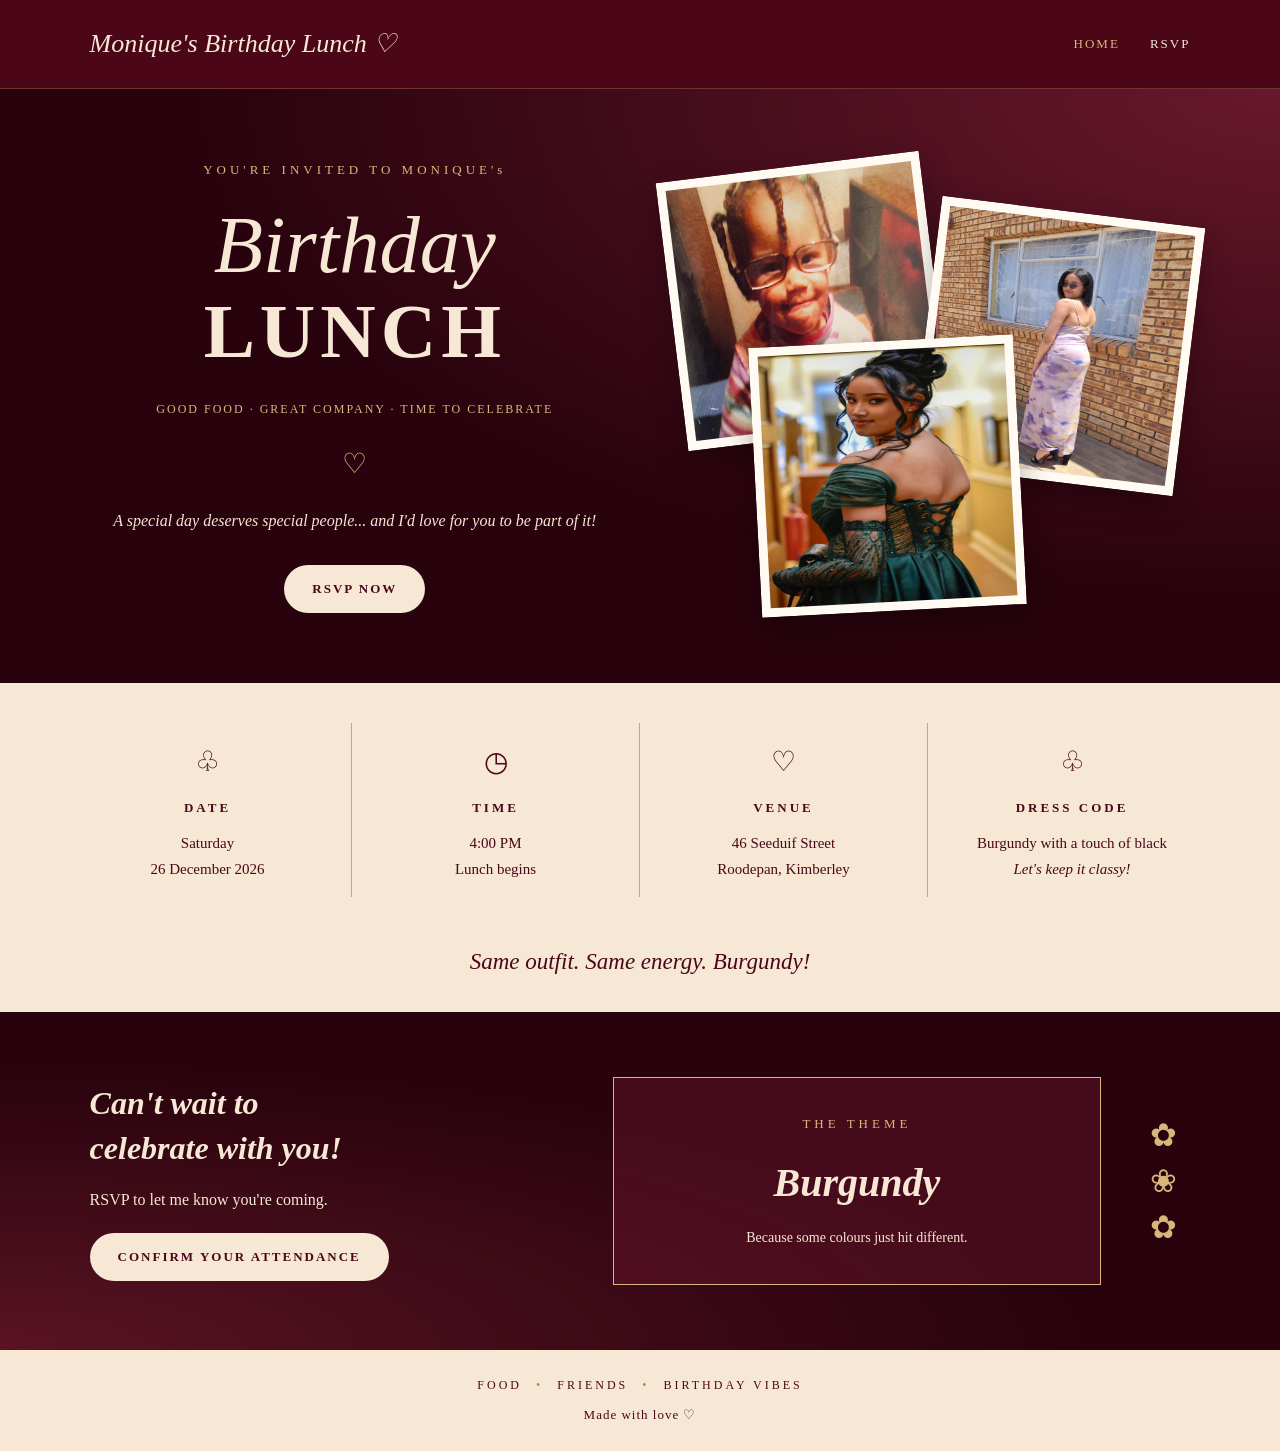
<file: index.html>
<!DOCTYPE html>
<html lang="en">
<head>
    <meta charset="UTF-8">
    <meta name="viewport" content="width=device-width, initial-scale=1.0">
    <title>Birthday Lunch | Home</title>
    <link rel="stylesheet" href="style.css">
</head>
<body>

    <!-- Navigation -->
    <header class="navbar">
        <a href="index.html" class="logo">Monique's Birthday Lunch ♡</a>

        <nav>
            <a href="index.html" class="active">Home</a>
            <a href="rsvp.html">RSVP</a>
        </nav>
    </header>

    <!-- Hero Section -->
    <section class="hero">
        <div class="hero-text">
            <p class="eyebrow">YOU'RE INVITED TO MONIQUE's</p>

            <h1>
                <span>Birthday</span>
                LUNCH
            </h1>

            <p class="tagline">
                GOOD FOOD · GREAT COMPANY · TIME TO CELEBRATE
            </p>

            <div class="gold-line">♡</div>

            <p class="message">
                A special day deserves special people...
                and I'd love for you to be part of it!
            </p>

            <a href="rsvp.html" class="button">RSVP NOW</a>
        </div>

        <!-- Three birthday photos -->
        <div class="photo-gallery">
            <img src="./assets/monique 2.jpg"
                 alt="Birthday girl portrait"
                 class="photo photo-one">

            <img src="./assets/moique 3.jpg"
                 alt="Birthday girl celebrating"
                 class="photo photo-two">

            <img src="./assets/monique 1.jpg"
                 alt="Birthday girl smiling"
                 class="photo photo-three">
        </div>
    </section>

    <!-- Birthday Details -->
    <section class="details">
        <div class="detail">
            <span class="detail-icon">♧</span>
            <h3>DATE</h3>
            <p>Saturday<br>26 December 2026</p>
        </div>

        <div class="detail">
            <span class="detail-icon">◷</span>
            <h3>TIME</h3>
            <p>4:00 PM<br>Lunch begins</p>
        </div>

        <div class="detail">
            <span class="detail-icon">♡</span>
            <h3>VENUE</h3>
            <p>46 Seeduif Street<br>Roodepan, Kimberley</p>
        </div>

        <div class="detail">
            <span class="detail-icon">♧</span>
            <h3>DRESS CODE</h3>
            <p>Burgundy with a touch of black<br><em>Let's keep it classy!</em></p>
        </div>
    </section>

    <p class="dress-message">
        Same outfit. Same energy. Burgundy!
    </p>

    <!-- Theme Section -->
    <section class="theme-section">
        <div>
            <h2>Can't wait to<br>celebrate with you!</h2>
            <p>RSVP to let me know you're coming.</p>
            <a href="rsvp.html" class="button cream-button">
                CONFIRM YOUR ATTENDANCE
            </a>
        </div>

        <div class="theme-card">
            <p class="eyebrow">THE THEME</p>
            <h2>Burgundy</h2>
            <p>Because some colours just hit different.</p>
        </div>

        <div class="flowers">✿ ❀ ✿</div>
    </section>

    <!-- Footer -->
    <footer>
        FOOD <span>•</span> FRIENDS <span>•</span> BIRTHDAY VIBES
        <p>Made with love ♡</p>
    </footer>

</body>
</html>
</file>
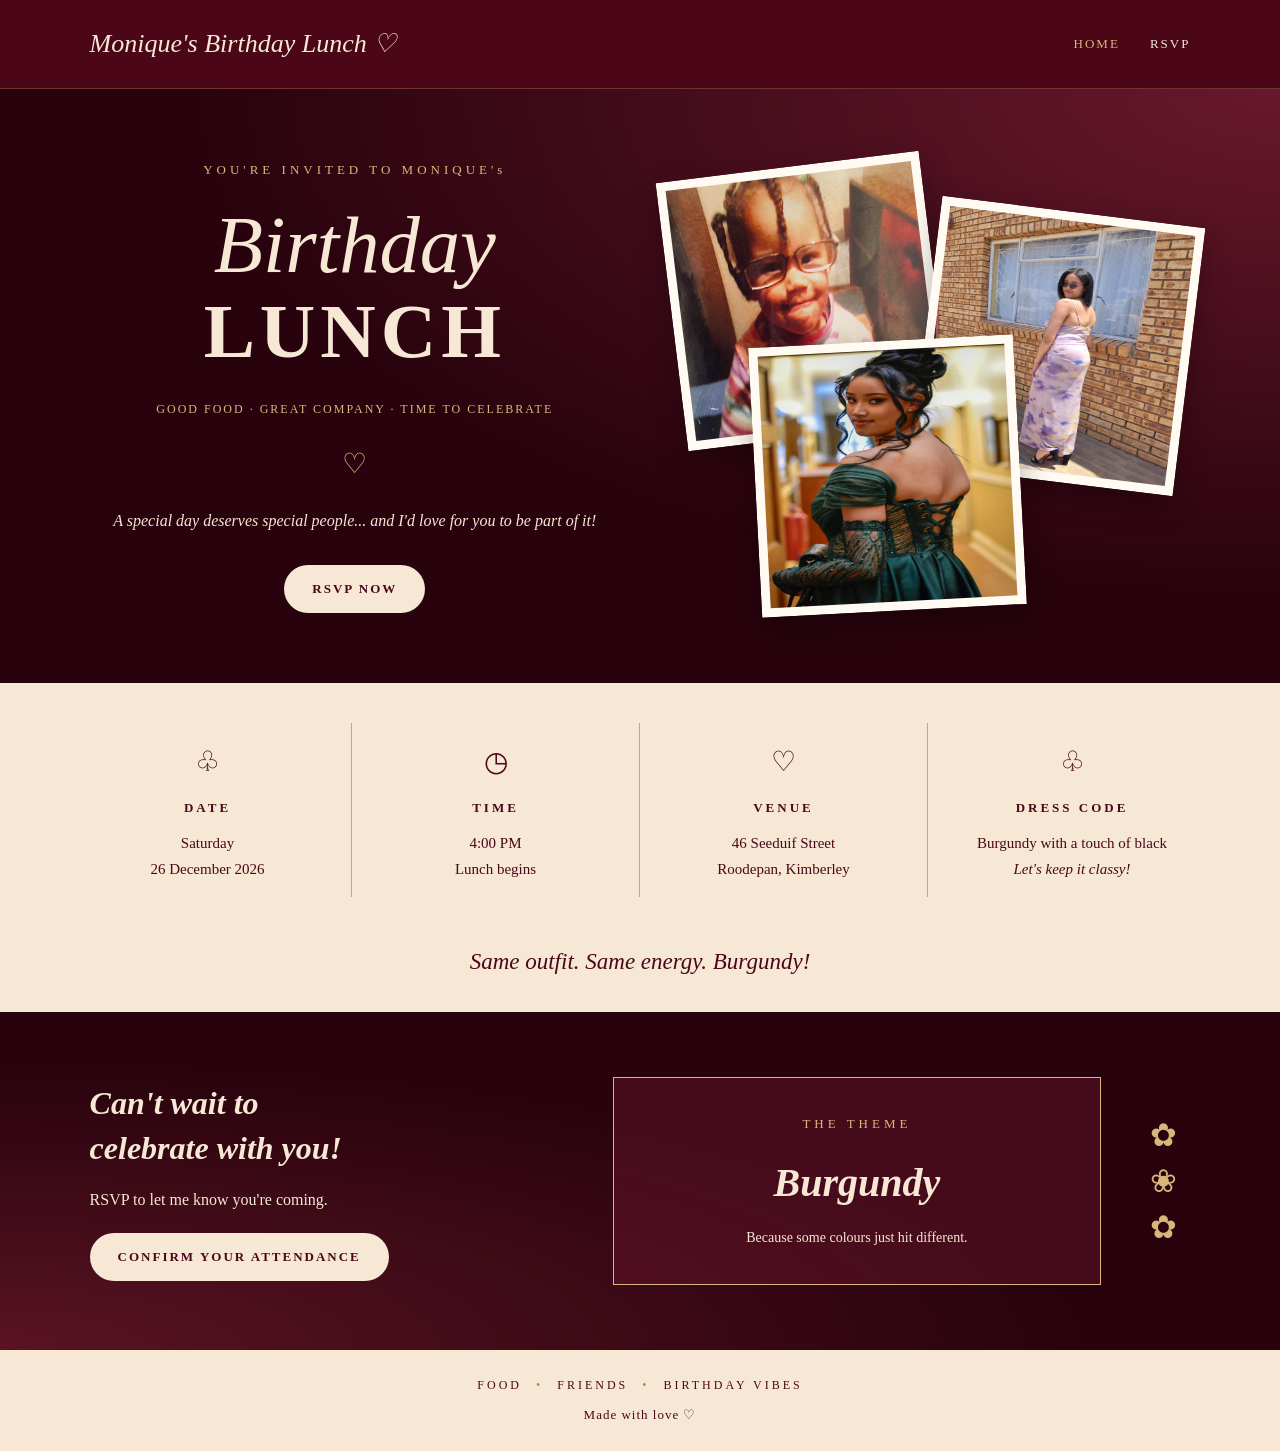
<file: home.html>
<!DOCTYPE html>
<html lang="en">
<head>
    <meta charset="UTF-8">
    <meta name="viewport" content="width=device-width, initial-scale=1.0">
    <title>Birthday Lunch | Home</title>
    <link rel="stylesheet" href="style.css">
</head>
<body>

    <!-- Navigation -->
    <header class="navbar">
        <a href="home.html" class="logo">Monique's Birthday Lunch ♡</a>

        <nav>
            <a href="home.html" class="active">Home</a>
            <a href="rsvp.html">RSVP</a>
        </nav>
    </header>

    <!-- Hero Section -->
    <section class="hero">
        <div class="hero-text">
            <p class="eyebrow">YOU'RE INVITED TO MONIQUE's</p>

            <h1>
                <span>Birthday</span>
                LUNCH
            </h1>

            <p class="tagline">
                GOOD FOOD · GREAT COMPANY · TIME TO CELEBRATE
            </p>

            <div class="gold-line">♡</div>

            <p class="message">
                A special day deserves special people...
                and I'd love for you to be part of it!
            </p>

            <a href="rsvp.html" class="button">RSVP NOW</a>
        </div>

        <!-- Three birthday photos -->
        <div class="photo-gallery">
            <img src="./assets/monique 2.jpg"
                 alt="Birthday girl portrait"
                 class="photo photo-one">

            <img src="./assets/moique 3.jpg"
                 alt="Birthday girl celebrating"
                 class="photo photo-two">

            <img src="./assets/monique 1.jpg"
                 alt="Birthday girl smiling"
                 class="photo photo-three">
        </div>
    </section>

    <!-- Birthday Details -->
    <section class="details">
        <div class="detail">
            <span class="detail-icon">♧</span>
            <h3>DATE</h3>
            <p>Saturday<br>26 December 2026</p>
        </div>

        <div class="detail">
            <span class="detail-icon">◷</span>
            <h3>TIME</h3>
            <p>4:00 PM<br>Lunch begins</p>
        </div>

        <div class="detail">
            <span class="detail-icon">♡</span>
            <h3>VENUE</h3>
            <p>46 Seeduif Street<br>Roodepan, Kimberley</p>
        </div>

        <div class="detail">
            <span class="detail-icon">♧</span>
            <h3>DRESS CODE</h3>
            <p>Burgundy with a touch of black<br><em>Let's keep it classy!</em></p>
        </div>
    </section>

    <p class="dress-message">
        Same outfit. Same energy. Burgundy!
    </p>

    <!-- Theme Section -->
    <section class="theme-section">
        <div>
            <h2>Can't wait to<br>celebrate with you!</h2>
            <p>RSVP to let me know you're coming.</p>
            <a href="rsvp.html" class="button cream-button">
                CONFIRM YOUR ATTENDANCE
            </a>
        </div>

        <div class="theme-card">
            <p class="eyebrow">THE THEME</p>
            <h2>Burgundy</h2>
            <p>Because some colours just hit different.</p>
        </div>

        <div class="flowers">✿ ❀ ✿</div>
    </section>

    <!-- Footer -->
    <footer>
        FOOD <span>•</span> FRIENDS <span>•</span> BIRTHDAY VIBES
        <p>Made with love ♡</p>
    </footer>

</body>
</html>
</file>
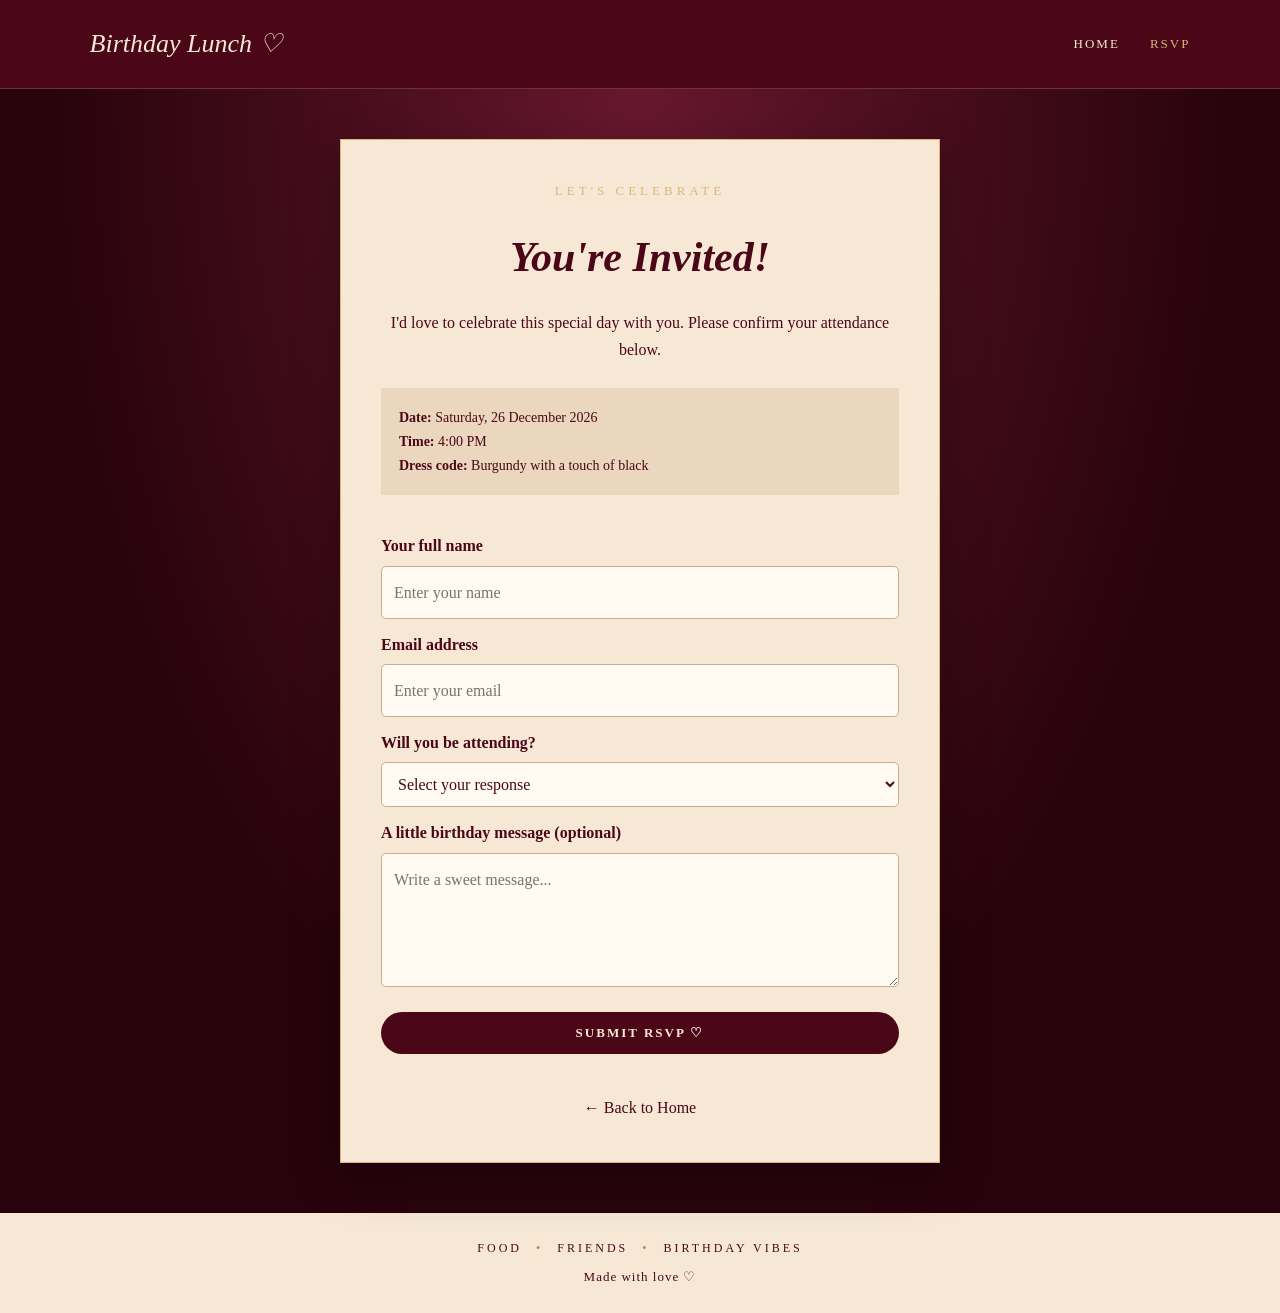
<file: rsvp.html>
<!DOCTYPE html>
<html lang="en">
<head>
    <meta charset="UTF-8">
    <meta name="viewport" content="width=device-width, initial-scale=1.0">
    <title>Birthday Lunch | RSVP</title>
    <link rel="stylesheet" href="style.css">
    <script src="script.js" defer></script>
</head>
<body>

    <header class="navbar">
        <a href="index.html" class="logo">Birthday Lunch ♡</a>

        <nav>
            <a href="index.html">Home</a>
            <a href="rsvp.html" class="active">RSVP</a>
        </nav>
    </header>

    <main class="rsvp-page">
        <section class="rsvp-card">
            <p class="eyebrow">LET'S CELEBRATE</p>

            <h1>You're Invited!</h1>

            <p class="rsvp-intro">
                I'd love to celebrate this special day with you.
                Please confirm your attendance below.
            </p>

            <div class="event-summary">
                <p><strong>Date:</strong> Saturday, 26 December 2026</p>
                <p><strong>Time:</strong> 4:00 PM</p>
                <p><strong>Dress code:</strong> Burgundy with a touch of black</p>
            </div>

           <form
    action="https://formsubmit.co/fostermonique01@gmail.com"
    method="POST"
    id="rsvpForm"
    >
                <label for="guestName">Your full name</label>
                <input
                    type="text"
                    id="guestName"
                    name="guestName"
                    placeholder="Enter your name"
                    required
                >

                <label for="guestEmail">Email address</label>
                <input
                    type="email"
                    id="guestEmail"
                    name="guestEmail"
                    placeholder="Enter your email"
                    required
                >

                <label for="attendance">Will you be attending?</label>
                <select id="attendance" name="attendance" required>
                    <option value="">Select your response</option>
                    <option value="Yes, I'll be there">Yes, I'll be there!</option>
                    <option value="Sorry, I can't attend">
                        Sorry, I can't attend
                    </option>
                </select>

                <label for="message">A little birthday message (optional)</label>
                <textarea
                    id="message"
                    name="message"
                    placeholder="Write a sweet message..."
                    rows="4"
                ></textarea>

                <button type="submit" class="button">
                    SUBMIT RSVP ♡
                </button>

                <p id="responseMessage" aria-live="polite"></p>

            </form>

            <a href="index.html" class="back-link">
                ← Back to Home
            </a>
        </section>
    </main>

    <footer>
        FOOD <span>•</span> FRIENDS <span>•</span> BIRTHDAY VIBES
        <p>Made with love ♡</p>
    </footer>

</body>
</html>
</file>
<file: style.css>
/* GENERAL STYLING */
* {
    margin: 0;
    padding: 0;
    box-sizing: border-box;
}

:root {
    --burgundy: #4b0718;
    --dark-burgundy: #28030d;
    --cream: #f6e8d5;
    --gold: #d9b77a;
    --white: #fffaf2;
}

html {
    scroll-behavior: smooth;
}

body {
    font-family: Georgia, "Times New Roman", serif;
    background-color: var(--dark-burgundy);
    color: var(--cream);
    line-height: 1.7;
}

/* NAVIGATION */
.navbar {
    display: flex;
    justify-content: space-between;
    align-items: center;
    padding: 22px 7%;
    background-color: var(--burgundy);
    border-bottom: 1px solid rgba(217, 183, 122, 0.25);
}

.logo {
    font-size: 26px;
    font-style: italic;
    color: var(--cream);
    text-decoration: none;
}

nav {
    display: flex;
    gap: 30px;
}

nav a {
    text-decoration: none;
    color: var(--cream);
    text-transform: uppercase;
    font-size: 13px;
    letter-spacing: 2px;
}

nav a:hover,
nav a.active {
    color: var(--gold);
}

/* HOME HERO */
.hero {
    display: grid;
    grid-template-columns: 1fr 1fr;
    align-items: center;
    gap: 40px;
    padding: 70px 7%;
    background:
        radial-gradient(ellipse at top right, #68182c, transparent 60%),
        var(--dark-burgundy);
}

.hero-text {
    text-align: center;
}

.eyebrow {
    color: var(--gold);
    letter-spacing: 4px;
    font-size: 13px;
    margin-bottom: 20px;
}

.hero h1 {
    font-size: clamp(45px, 6vw, 82px);
    line-height: 1.1;
    letter-spacing: 5px;
}

.hero h1 span {
    display: block;
    font-style: italic;
    font-weight: normal;
    font-size: 1.05em;
    letter-spacing: 0;
}

.tagline {
    margin-top: 25px;
    font-size: 12px;
    letter-spacing: 2px;
    color: var(--gold);
}

.gold-line {
    color: var(--gold);
    margin: 20px auto;
    font-size: 28px;
}

.message {
    font-style: italic;
    margin: 20px 0 30px;
}

/* BUTTONS */
.button {
    display: inline-block;
    border: none;
    border-radius: 30px;
    padding: 13px 28px;
    background-color: var(--cream);
    color: var(--burgundy);
    text-decoration: none;
    font-family: inherit;
    font-size: 13px;
    font-weight: bold;
    letter-spacing: 2px;
    cursor: pointer;
    transition: 0.3s;
}

.button:hover {
    background-color: var(--gold);
    transform: translateY(-3px);
}

/* THREE-PHOTO GALLERY */
.photo-gallery {
    position: relative;
    min-height: 450px;
}

.photo {
    position: absolute;
    width: 50%;
    height: 270px;
   
    padding: 9px;
    background-color: var(--white);
    box-shadow: 0 12px 30px rgba(0, 0, 0, 0.3);
    transition: transform 0.3s;
}

.photo:hover {
    transform: rotate(0deg) scale(1.04);
    z-index: 5;
}

.photo-one {
    top: 5px;
    left: 2%;
    transform: rotate(-7deg);
}

.photo-two {
    top: 50px;
    right: 0;
    transform: rotate(7deg);
}

.photo-three {
    bottom: 0;
    left: 18%;
    transform: rotate(-3deg);
}

/* EVENT DETAILS */
.details {
    background-color: var(--cream);
    color: var(--burgundy);
    display: grid;
    grid-template-columns: repeat(4, 1fr);
    padding: 40px 5%;
}

.detail {
    text-align: center;
    padding: 15px;
    border-right: 1px solid #c5a77c;
}

.detail:last-child {
    border-right: none;
}

.detail-icon {
    font-size: 28px;
    color: var(--burgundy);
}

.detail h3 {
    font-size: 13px;
    letter-spacing: 3px;
    margin: 12px 0;
}

.detail p {
    font-size: 15px;
}

.dress-message {
    background-color: var(--cream);
    color: var(--burgundy);
    text-align: center;
    padding: 5px 15px 30px;
    font-size: 23px;
    font-style: italic;
}

/* THEME SECTION */
.theme-section {
    display: grid;
    grid-template-columns: 1fr 1fr auto;
    align-items: center;
    gap: 35px;
    padding: 65px 7%;
    background:
        radial-gradient(ellipse at bottom left, #591323, transparent 60%),
        var(--dark-burgundy);
}

.theme-section h2 {
    font-size: 32px;
    font-style: italic;
    line-height: 1.4;
    margin-bottom: 15px;
}

.theme-card {
    border: 1px solid var(--gold);
    padding: 35px 25px;
    text-align: center;
    background-color: rgba(100, 20, 42, 0.5);
}

.theme-card h2 {
    color: var(--cream);
    font-size: 40px;
}

.theme-card p:last-child {
    font-size: 14px;
}

.cream-button {
    margin-top: 20px;
}

.flowers {
    color: var(--gold);
    font-size: 32px;
    writing-mode: vertical-rl;
}

/* RSVP PAGE */
.rsvp-page {
    min-height: 85vh;
    display: flex;
    justify-content: center;
    align-items: center;
    padding: 50px 20px;
    background:
        radial-gradient(ellipse at top, #67172d, transparent 65%),
        var(--dark-burgundy);
}

.rsvp-card {
    width: 100%;
    max-width: 600px;
    padding: 40px;
    background-color: var(--cream);
    color: var(--burgundy);
    border: 1px solid var(--gold);
    box-shadow: 0 15px 45px rgba(0, 0, 0, 0.25);
}

.rsvp-card > .eyebrow {
    text-align: center;
}

.rsvp-card h1 {
    text-align: center;
    font-size: 42px;
    font-style: italic;
}

.rsvp-intro {
    text-align: center;
    margin: 15px 0 25px;
}

.event-summary {
    background-color: #ead7bd;
    padding: 18px;
    margin-bottom: 25px;
    font-size: 14px;
}

#rsvpForm {
    display: flex;
    flex-direction: column;
}

#rsvpForm label {
    font-weight: bold;
    margin: 12px 0 6px;
}

#rsvpForm input,
#rsvpForm select,
#rsvpForm textarea {
    width: 100%;
    padding: 12px;
    border: 1px solid #c8ad91;
    border-radius: 5px;
    background-color: var(--white);
    color: var(--burgundy);
    font: inherit;
}

#rsvpForm input:focus,
#rsvpForm select:focus,
#rsvpForm textarea:focus {
    outline: 2px solid var(--gold);
}

#rsvpForm .button {
    margin-top: 25px;
    background-color: var(--burgundy);
    color: var(--cream);
}

#rsvpForm .button:hover {
    background-color: #6b1930;
}

#responseMessage {
    margin-top: 15px;
    text-align: center;
    font-weight: bold;
}

.back-link {
    display: block;
    text-align: center;
    margin-top: 25px;
    color: var(--burgundy);
    text-decoration: none;
}

.back-link:hover {
    color: #9b6b35;
}

/* FOOTER */
footer {
    padding: 25px 15px;
    text-align: center;
    background-color: var(--cream);
    color: var(--burgundy);
    font-size: 12px;
    letter-spacing: 3px;
}

footer span {
    color: #b58a50;
    padding: 0 8px;
}

footer p {
    margin-top: 8px;
    font-size: 13px;
    letter-spacing: 1px;
}

/* RESPONSIVE DESIGN */
@media (max-width: 800px) {
    .hero {
        grid-template-columns: 1fr;
        padding: 45px 6%;
    }

    .photo-gallery {
        min-height: 400px;
    }

    .photo {
        height: 240px;
    }

    .details {
        grid-template-columns: repeat(2, 1fr);
    }

    .detail:nth-child(2) {
        border-right: none;
    }

    .detail:nth-child(-n+2) {
        border-bottom: 1px solid #c5a77c;
    }

    .theme-section {
        grid-template-columns: 1fr;
        text-align: center;
    }

    .flowers {
        writing-mode: horizontal-tb;
    }
}

@media (max-width: 480px) {
    .navbar {
        padding: 18px 5%;
        gap: 12px;
    }

    .logo {
        font-size: 19px;
    }

    nav {
        gap: 14px;
    }

    nav a {
        font-size: 11px;
        letter-spacing: 1px;
    }

    .hero h1 {
        font-size: 45px;
    }

    .photo-gallery {
        min-height: 310px;
    }

    .photo {
        height: 190px;
        width: 58%;
    }

    .details {
        padding: 20px 3%;
    }

    .detail {
        padding: 12px 5px;
    }

    .detail p {
        font-size: 13px;
    }

    .detail h3 {
        letter-spacing: 1px;
    }

    .dress-message {
        font-size: 18px;
    }

    .rsvp-card {
        padding: 25px 18px;
    }

    .rsvp-card h1 {
        font-size: 34px;
    }
}
</file>
